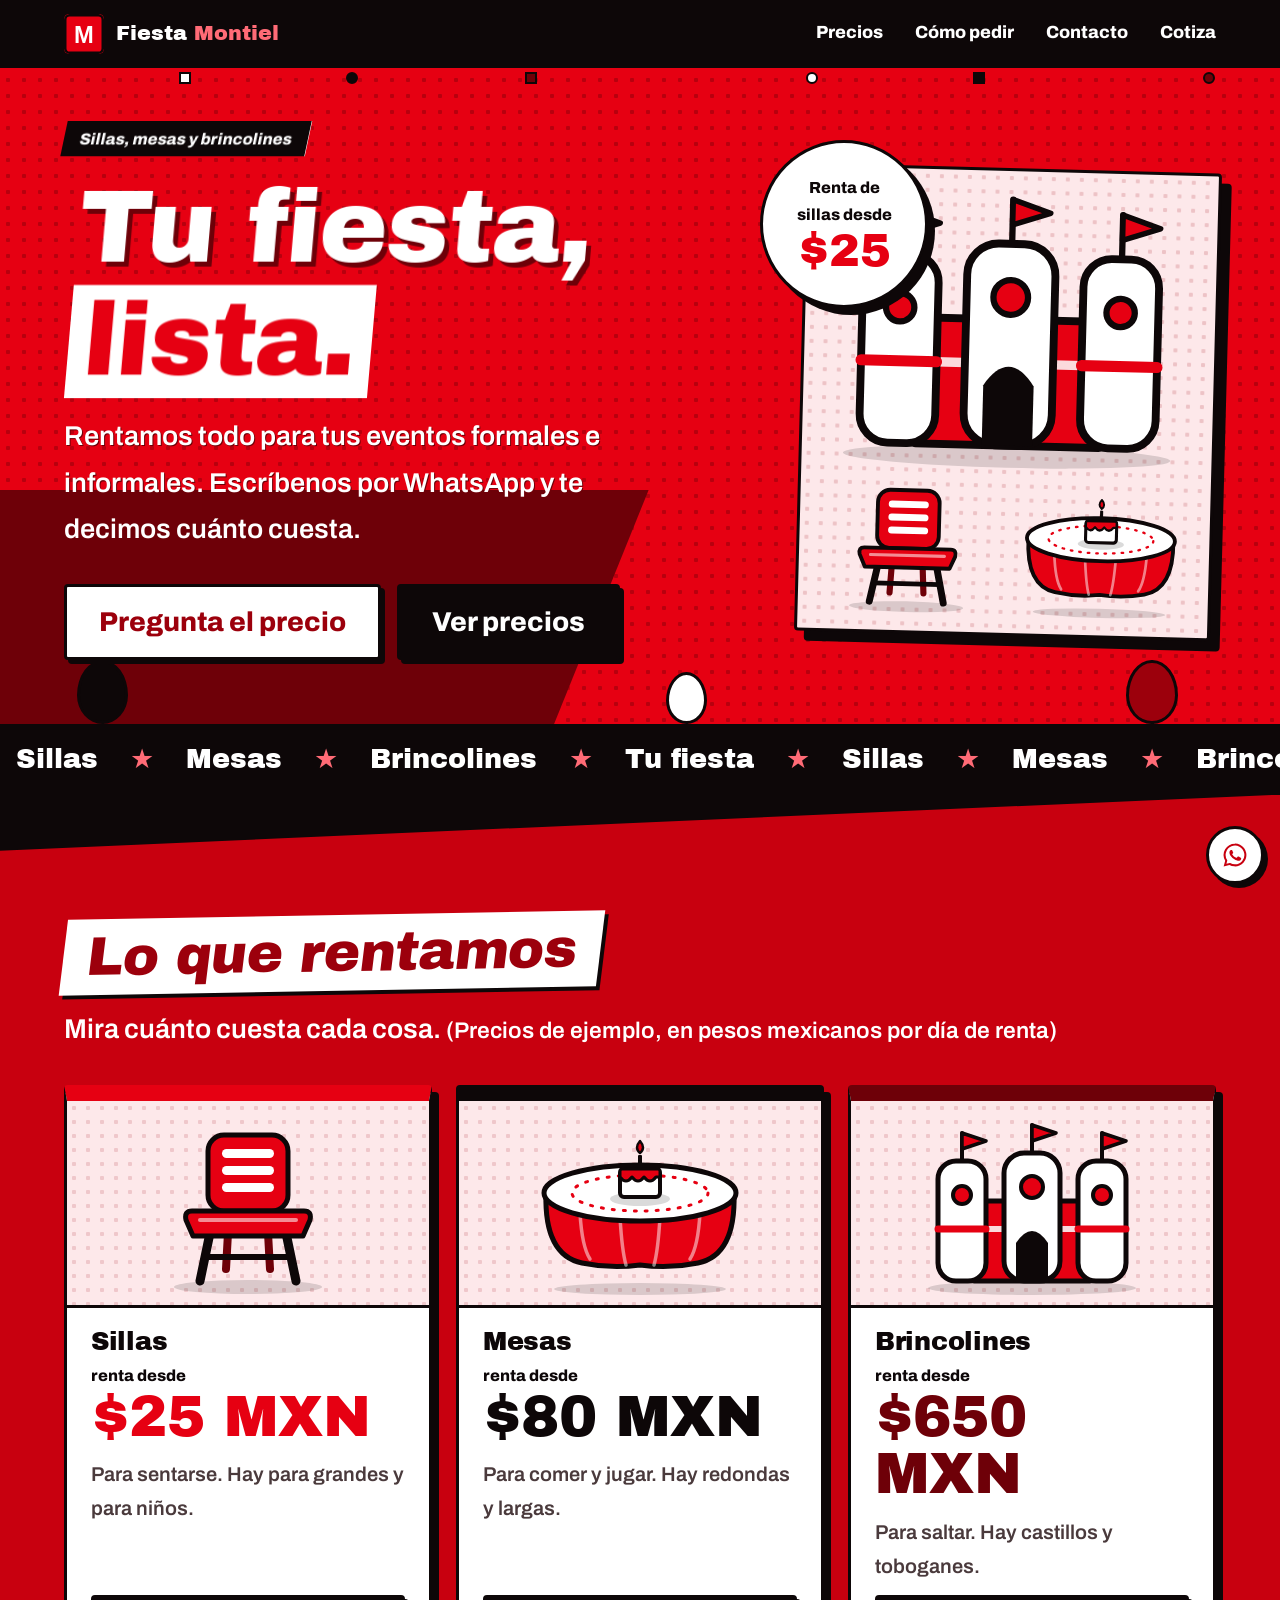
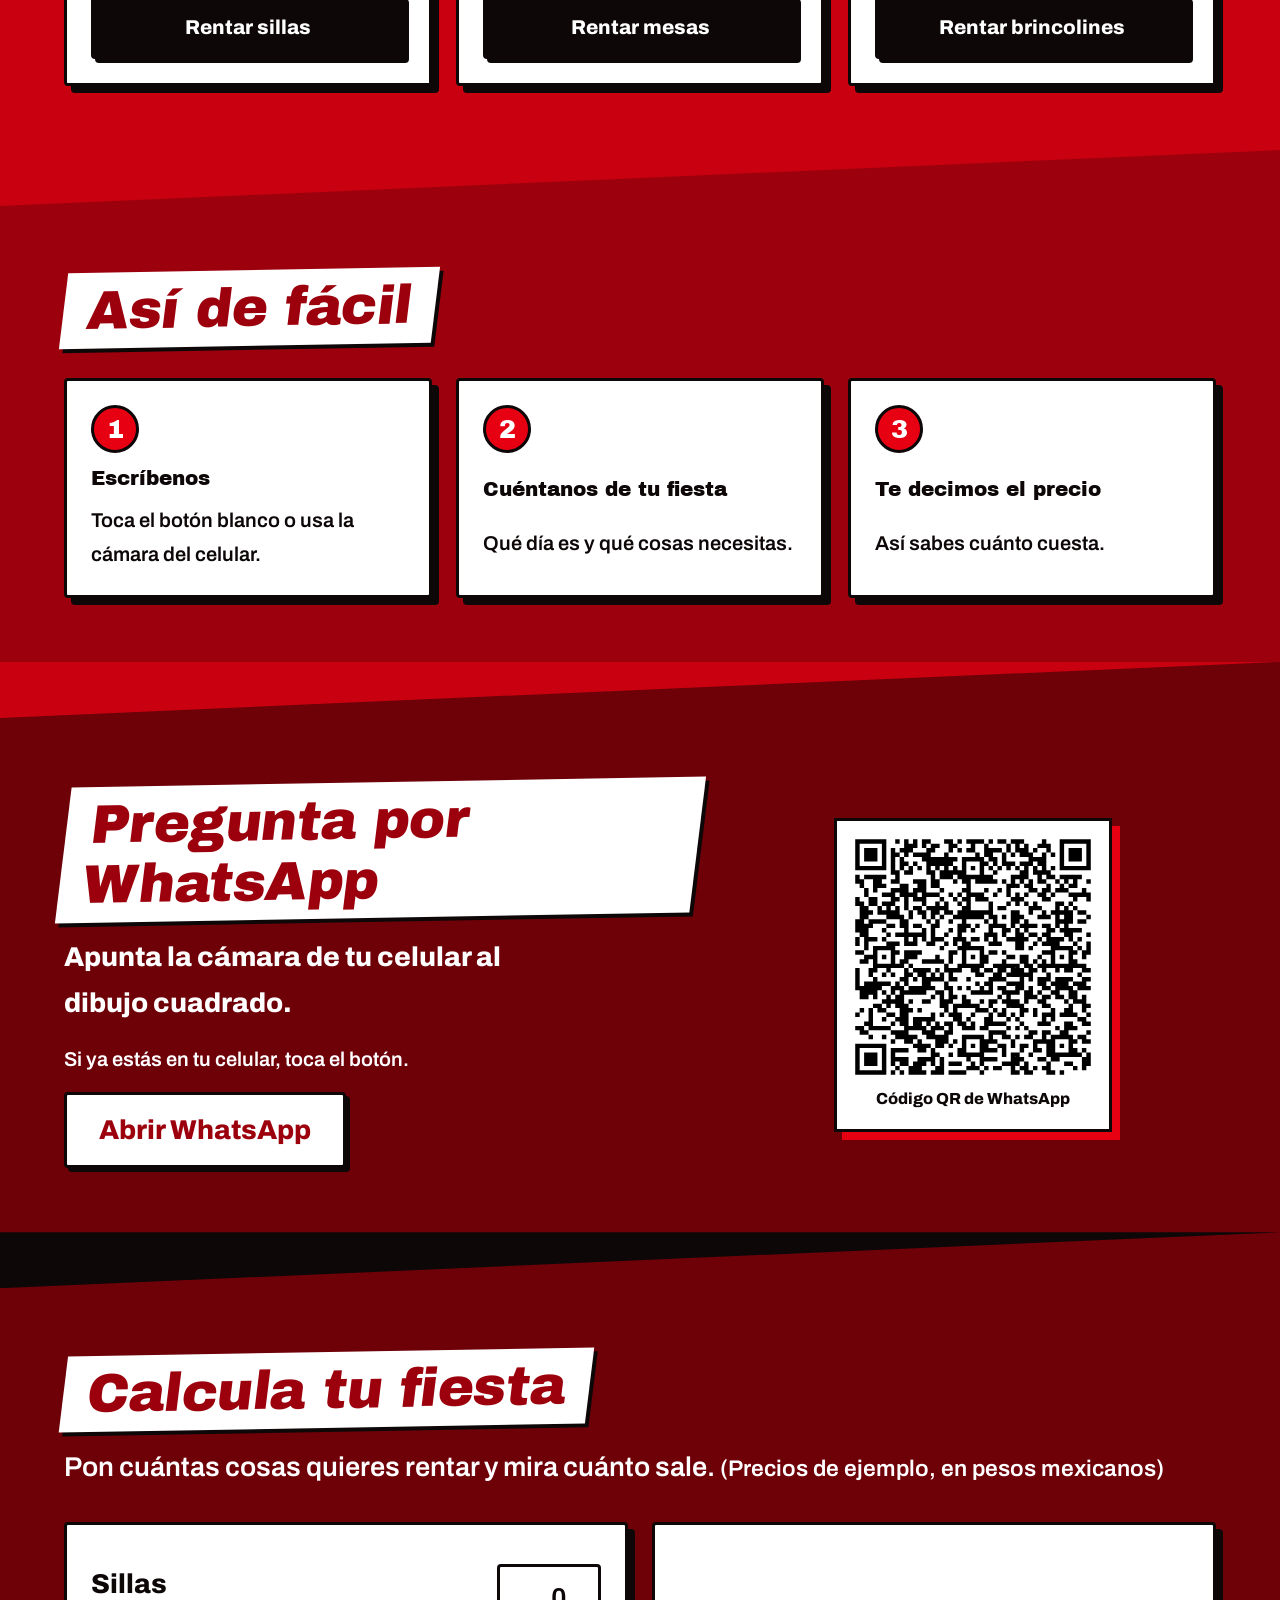
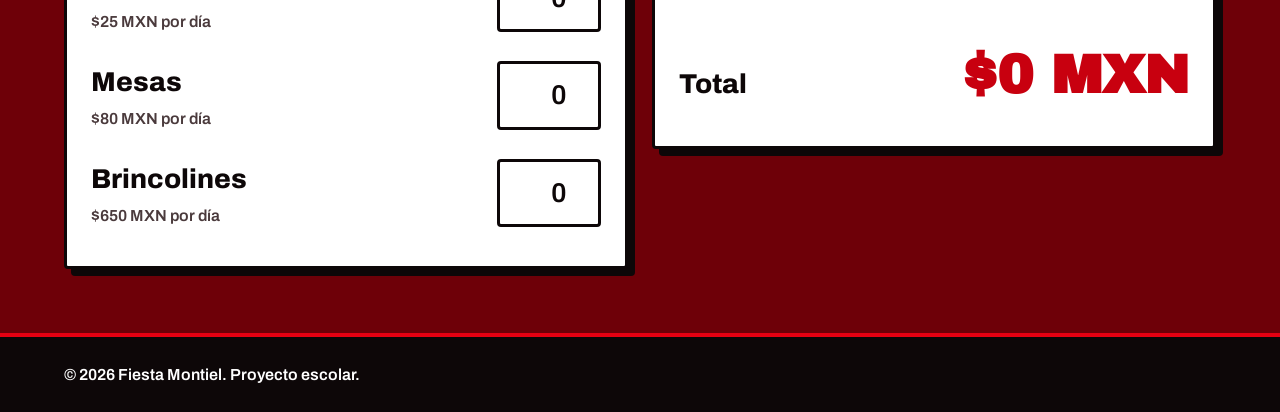
<file: index.html>
<!doctype html>
<html lang="es-MX">
<head>
  <meta charset="utf-8">
  <meta name="viewport" content="width=device-width, initial-scale=1">
  <title>Fiesta Montiel | Renta de sillas, mesas y juegos inflables</title>
  <meta name="description" content="Renta de sillas, mesas y juegos inflables para tus eventos. Precios en pesos mexicanos. Cotiza por WhatsApp.">
  <meta name="theme-color" content="#e60012">

  <!-- Open Graph: cómo se ve el enlace al compartirlo en WhatsApp / redes -->
  <meta property="og:type" content="website">
  <meta property="og:title" content="Fiesta Montiel | Renta de sillas, mesas e inflables">
  <meta property="og:description" content="Todo para tu fiesta. Cotiza por WhatsApp.">
  <!-- OJO: WhatsApp exige una URL ABSOLUTA. Cuando publiques el sitio, cambia esta línea por
       https://TU-DOMINIO/assets/img/og-image.png (y agrega og:url con la dirección del sitio). -->
  <meta property="og:image" content="assets/img/og-image.png">
  <meta property="og:image:width" content="1200">
  <meta property="og:image:height" content="630">
  <meta name="twitter:card" content="summary_large_image">

  <link rel="icon" href="assets/img/favicon.svg" type="image/svg+xml">

  <!-- Fuentes: preconnect abre la conexión antes; display=swap muestra texto aunque la fuente no haya llegado -->
  <link rel="preconnect" href="https://fonts.googleapis.com">
  <link rel="preconnect" href="https://fonts.gstatic.com" crossorigin>
  <link rel="stylesheet" href="https://fonts.googleapis.com/css2?family=Archivo:wght@400;600;800&family=Archivo+Black&display=swap">

  <!-- CSS en orden: variables → base → componentes -->
  <link rel="stylesheet" href="assets/css/tokens.css">
  <link rel="stylesheet" href="assets/css/base.css">
  <link rel="stylesheet" href="assets/css/components.css">

  <!-- Marca que JS está disponible ANTES de pintar, para evitar parpadeos en las animaciones -->
  <script>
    document.documentElement.classList.add('js');
    /* Red de seguridad: si el JavaScript no arranca en 3 s (por ejemplo al abrir con doble clic,
       donde el navegador bloquea los módulos), se muestra todo sin esperar al scroll. */
    setTimeout(function () { if (!window.__fiestaListo) document.documentElement.classList.remove('js'); }, 3000);
  </script>

  <!-- defer / type="module": no bloquean el render y se ejecutan en este orden -->
  <script src="assets/vendor/qrcode.min.js" defer></script>
  <script type="module" src="assets/js/main.js"></script>
</head>
<body>
  <a class="skip-link" href="#contenido">Saltar al contenido</a>

  <header class="site-header">
    <div class="container site-header__inner">
      <a class="logo" href="#inicio" aria-label="Fiesta Montiel, ir al inicio">
        <img class="logo__img" src="assets/img/favicon.svg" alt="" width="40" height="40">
        <span>Fiesta <strong>Montiel</strong></span>
      </a>

      <button class="nav-toggle" type="button" aria-expanded="false" aria-controls="menu-principal">
        <span class="nav-toggle__bar" aria-hidden="true"></span>
        <span class="visually-hidden">Abrir menú</span>
      </button>

      <nav id="menu-principal" class="nav" aria-label="Principal">
        <ul class="nav__list">
          <li><a class="nav__link" href="#productos">Precios</a></li>
          <li><a class="nav__link" href="#como">Cómo pedir</a></li>
          <li><a class="nav__link" href="#contacto">Contacto</a></li>
          <li><a class="nav__link" href="#cotizador">Cotiza</a></li>
        </ul>
      </nav>
    </div>
  </header>

  <main id="contenido">
    <!-- ===== ANUNCIO PRINCIPAL ===== -->
    <section id="inicio" class="hero">
      <div class="hero__decor" aria-hidden="true">
        <span class="balloon balloon--1"></span>
        <span class="balloon balloon--2"></span>
        <span class="balloon balloon--3"></span>
        <span class="bit bit--1"></span><span class="bit bit--2"></span><span class="bit bit--3"></span>
        <span class="bit bit--4"></span><span class="bit bit--5"></span><span class="bit bit--6"></span>
      </div>
      <div class="container hero__grid">
        <div class="hero__content">
          <p class="eyebrow">Sillas, mesas y brincolines</p>
          <h1 class="hero__title">Tu fiesta, <span class="highlight">lista.</span></h1>
          <p class="hero__text">Rentamos todo para tus eventos formales e informales. Escríbenos por WhatsApp y te decimos cuánto cuesta.</p>
          <div class="hero__actions">
            <a class="btn btn--whatsapp btn--big" href="#contacto" data-whatsapp-link>Pregunta el precio</a>
            <a class="btn btn--ghost btn--big" href="#productos">Ver precios</a>
          </div>
        </div>
        <div class="hero__visual">
          <p class="sticker" aria-label="Renta de sillas desde 25 pesos mexicanos por día">
            <span class="sticker__small">Renta de sillas desde</span>
            <span class="sticker__price">$25</span>
          </p>
          <div class="hero__art" aria-hidden="true">
            <img class="hero__art-castle" src="assets/img/castle.svg" alt="" width="240" height="180">
            <img src="assets/img/chair.svg" alt="" width="240" height="180">
            <img src="assets/img/table.svg" alt="" width="240" height="180">
          </div>
        </div>
      </div>
    </section>

    <!-- Cinta decorativa (el texto se repite para que el ciclo no tenga salto) -->
    <div class="ribbon" aria-hidden="true">
      <div class="ribbon__track">
        <span>Sillas</span><span>★</span><span>Mesas</span><span>★</span><span>Brincolines</span><span>★</span><span>Tu fiesta</span><span>★</span>
        <span>Sillas</span><span>★</span><span>Mesas</span><span>★</span><span>Brincolines</span><span>★</span><span>Tu fiesta</span><span>★</span>
      </div>
    </div>

    <!-- ===== PRODUCTOS CON PRECIO ===== -->
    <section id="productos" class="section" aria-labelledby="productos-titulo">
      <div class="container">
        <header class="section__header">
          <h2 id="productos-titulo">Lo que rentamos</h2>
          <p class="section__lead">Mira cuánto cuesta cada cosa. <small>(Precios de ejemplo, en pesos mexicanos por día de renta)</small></p>
        </header>
        <ul class="cards" role="list">
          <li class="reveal">
            <article class="card card--sillas">
              <div class="card__art" aria-hidden="true"><img src="assets/img/chair.svg" alt="" width="240" height="180" loading="lazy"></div>
              <h3 class="card__title">Sillas</h3>
              <p class="card__price"><span>renta desde</span> $25 MXN</p>
              <p>Para sentarse. Hay para grandes y para niños.</p>
              <a class="btn btn--dark" href="#contacto" data-whatsapp-link>Rentar sillas</a>
            </article>
          </li>
          <li class="reveal" style="--delay: 80ms">
            <article class="card card--mesas">
              <div class="card__art" aria-hidden="true"><img src="assets/img/table.svg" alt="" width="240" height="180" loading="lazy"></div>
              <h3 class="card__title">Mesas</h3>
              <p class="card__price"><span>renta desde</span> $80 MXN</p>
              <p>Para comer y jugar. Hay redondas y largas.</p>
              <a class="btn btn--dark" href="#contacto" data-whatsapp-link>Rentar mesas</a>
            </article>
          </li>
          <li class="reveal" style="--delay: 160ms">
            <article class="card card--inflables">
              <div class="card__art" aria-hidden="true"><img src="assets/img/castle.svg" alt="" width="240" height="180" loading="lazy"></div>
              <h3 class="card__title">Brincolines</h3>
              <p class="card__price"><span>renta desde</span> $650 MXN</p>
              <p>Para saltar. Hay castillos y toboganes.</p>
              <a class="btn btn--dark" href="#contacto" data-whatsapp-link>Rentar brincolines</a>
            </article>
          </li>
        </ul>
      </div>
    </section>

    <!-- ===== CÓMO PEDIR (pasos reales, en orden) ===== -->
    <section id="como" class="section" aria-labelledby="como-titulo">
      <div class="container">
        <header class="section__header">
          <h2 id="como-titulo">Así de fácil</h2>
        </header>
        <ol class="steps">
          <li class="step reveal"><span class="step__n" aria-hidden="true">1</span><strong>Escríbenos</strong><span>Toca el botón blanco o usa la cámara del celular.</span></li>
          <li class="step reveal" style="--delay: 80ms"><span class="step__n" aria-hidden="true">2</span><strong>Cuéntanos de tu fiesta</strong><span>Qué día es y qué cosas necesitas.</span></li>
          <li class="step reveal" style="--delay: 160ms"><span class="step__n" aria-hidden="true">3</span><strong>Te decimos el precio</strong><span>Así sabes cuánto cuesta.</span></li>
        </ol>
      </div>
    </section>

    <!-- ===== CONTACTO / QR ===== -->
    <section id="contacto" class="section" aria-labelledby="contacto-titulo">
      <div class="container contact">
        <div class="contact__text">
          <h2 id="contacto-titulo">Pregunta por WhatsApp</h2>
          <p class="contact__big">Apunta la cámara de tu celular al dibujo cuadrado.</p>
          <p>Si ya estás en tu celular, toca el botón.</p>
          <a class="btn btn--yellow btn--big" href="#contacto" data-whatsapp-link>Abrir WhatsApp</a>
        </div>
        <figure class="qr">
          <div class="qr__code" data-whatsapp-qr role="img" aria-label="Código QR para abrir un chat de WhatsApp con Fiesta Montiel"></div>
          <figcaption class="qr__caption">Código QR de WhatsApp</figcaption>
        </figure>
      </div>
    </section>

    <!-- ===== SIMULADOR DE COSTOS ===== -->
    <section id="cotizador" class="section" aria-labelledby="cotizador-titulo" data-quote>
      <div class="container">
        <header class="section__header">
          <h2 id="cotizador-titulo">Calcula tu fiesta</h2>
          <p class="section__lead">Pon cuántas cosas quieres rentar y mira cuánto sale. <small>(Precios de ejemplo, en pesos mexicanos)</small></p>
        </header>

        <div class="quote">
          <form class="quote__form" data-quote-form novalidate>
            <label class="quote__row" for="q-sillas">
              <span>Sillas <small data-price="sillas"></small></span>
              <input class="select quote__input" id="q-sillas" name="sillas" type="number" inputmode="numeric" min="0" max="500" value="0">
            </label>
            <label class="quote__row" for="q-mesas">
              <span>Mesas <small data-price="mesas"></small></span>
              <input class="select quote__input" id="q-mesas" name="mesas" type="number" inputmode="numeric" min="0" max="100" value="0">
            </label>
            <label class="quote__row" for="q-brincolines">
              <span>Brincolines <small data-price="brincolines"></small></span>
              <input class="select quote__input" id="q-brincolines" name="brincolines" type="number" inputmode="numeric" min="0" max="10" value="0">
            </label>
          </form>

          <div class="quote__result" aria-live="polite">
            <ul class="quote__lines" data-quote-lines></ul>
            <p class="quote__total"><span>Total</span> <strong data-quote-total>$0</strong></p>
          </div>
        </div>

        <div class="quote__ask" data-quote-ask hidden>
          <p class="quote__question">¡Uff! ¿Te parece bien? ¿Cotizamos con este número?</p>
          <div class="quote__buttons">
            <a class="btn btn--yellow btn--big" data-quote-yes href="#contacto">Sí, cotizar</a>
            <button class="btn btn--ghost btn--big" type="button" data-quote-no>No</button>
          </div>
        </div>
        <p class="quote__reply" data-quote-reply role="status" hidden></p>
      </div>
    </section>
  </main>

  <footer class="site-footer">
    <div class="container">
      <p>© <span data-year></span> Fiesta Montiel. Proyecto escolar.</p>
    </div>
  </footer>

  <!-- Botón flotante de WhatsApp (patrón común en sitios de negocios en LATAM) -->
  <a class="whatsapp-float" href="#contacto" data-whatsapp-link aria-label="Escríbenos por WhatsApp">
    <svg viewBox="0 0 32 32" width="28" height="28" aria-hidden="true" focusable="false">
      <path fill="currentColor" d="M16 3a13 13 0 0 0-11.2 19.6L3 29l6.6-1.7A13 13 0 1 0 16 3Zm0 23.7a10.7 10.7 0 0 1-5.5-1.5l-.4-.2-3.9 1 1-3.8-.2-.4A10.7 10.7 0 1 1 16 26.7Zm5.9-8c-.3-.2-1.9-1-2.2-1s-.5-.2-.7.2-.8 1-1 1.2-.4.2-.7.1a8.8 8.8 0 0 1-4.4-3.8c-.3-.6.3-.5 1-1.7.1-.2 0-.4 0-.5l-1-2.4c-.3-.6-.5-.5-.7-.5h-.6a1.2 1.2 0 0 0-.9.4 3.7 3.7 0 0 0-1.1 2.7 6.4 6.4 0 0 0 1.3 3.4 14.7 14.7 0 0 0 5.7 5c2.1.9 2.9 1 4 .8a3.4 3.4 0 0 0 2.2-1.6 2.8 2.8 0 0 0 .2-1.6c0-.1-.3-.2-.6-.4Z"/>
    </svg>
  </a>
</body>
</html>
</file>
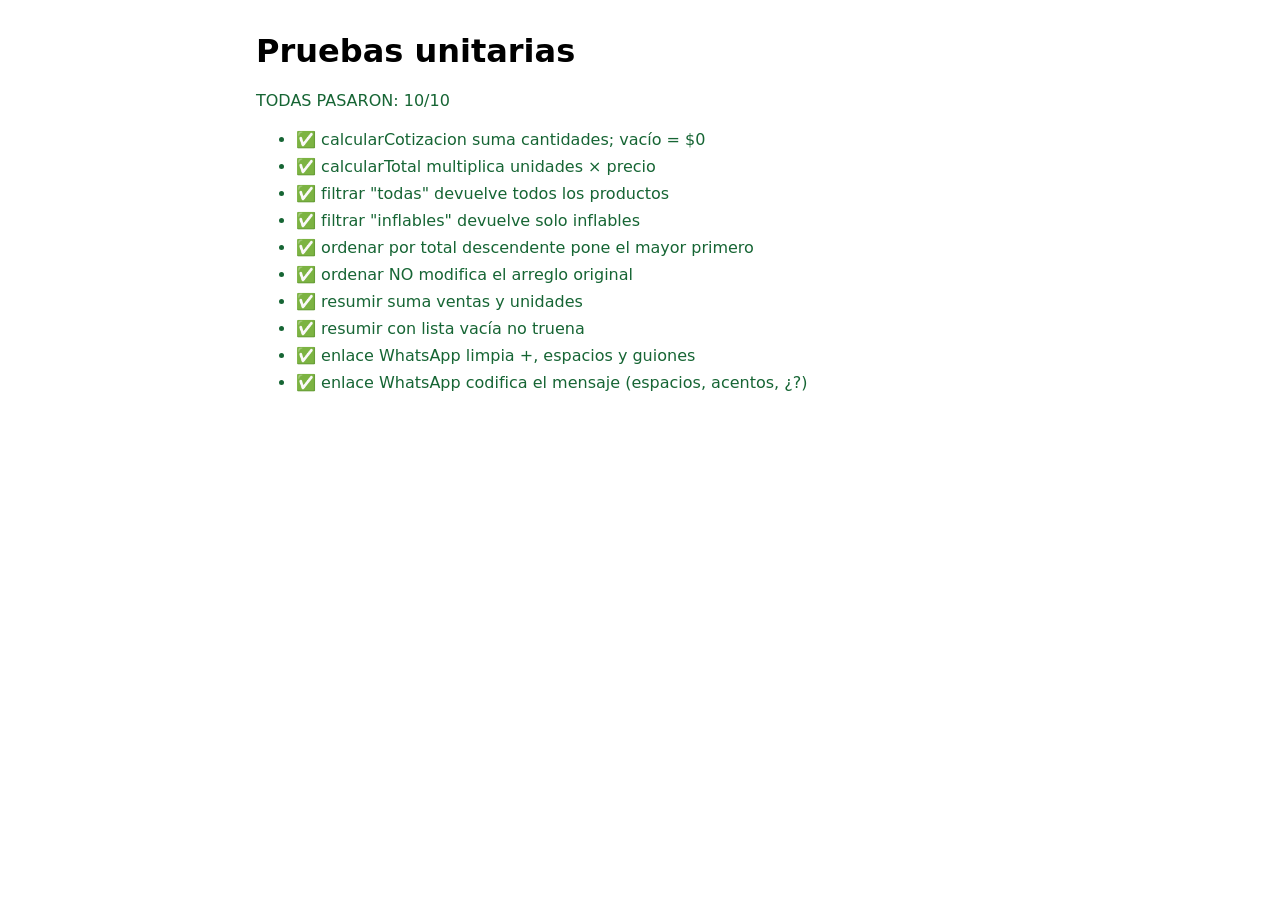
<file: tests/index.html>
<!doctype html>
<html lang="es-MX">
<head>
  <meta charset="utf-8">
  <meta name="viewport" content="width=device-width, initial-scale=1">
  <title>Pruebas | Fiesta Montiel</title>
  <style>
    body { font-family: system-ui, sans-serif; max-width: 48rem; margin: 2rem auto; padding: 0 1rem; }
    li { padding: 0.25rem 0; }
    .ok { color: #166534; }
    .fail { color: #b91c1c; font-weight: 700; }
  </style>
</head>
<body>
  <h1>Pruebas unitarias</h1>
  <p id="resumen">Ejecutando…</p>
  <ul id="resultados"></ul>

  <script type="module">
    import { calcularTotal, calcularCotizacion, filtrarPorCategoria, ordenar, resumir } from '../assets/js/modules/ventas-utils.js';
    import { construirEnlaceWhatsApp } from '../assets/js/modules/whatsapp.js';
    import { VENTAS } from '../assets/js/data/ventas.js';

    const resultados = [];
    function prueba(nombre, fn) {
      try { fn(); resultados.push({ nombre, ok: true }); }
      catch (e) { resultados.push({ nombre, ok: false, error: e.message }); }
    }
    function igual(real, esperado) {
      if (JSON.stringify(real) !== JSON.stringify(esperado)) {
        throw new Error(`esperaba ${JSON.stringify(esperado)} pero obtuve ${JSON.stringify(real)}`);
      }
    }

    // ---- Cálculos ----
    prueba('calcularCotizacion suma cantidades; vacío = $0', () => {
      const precios = { sillas: 25, mesas: 80, brincolines: 650 };
      igual(calcularCotizacion({ sillas: 10, mesas: 2, brincolines: 1 }, precios).total, 250 + 160 + 650);
      igual(calcularCotizacion({ sillas: 0, mesas: '', brincolines: -3 }, precios).total, 0);
    });

    prueba('calcularTotal multiplica unidades × precio', () => {
      igual(calcularTotal({ unidades: 3, precioUnitario: 250 }), 750);
    });

    prueba('filtrar "todas" devuelve todos los productos', () => {
      igual(filtrarPorCategoria(VENTAS, 'todas').length, VENTAS.length);
    });

    prueba('filtrar "inflables" devuelve solo inflables', () => {
      const r = filtrarPorCategoria(VENTAS, 'inflables');
      igual(r.every((x) => x.categoria === 'inflables'), true);
      igual(r.length, 3);
    });

    prueba('ordenar por total descendente pone el mayor primero', () => {
      const r = ordenar(VENTAS, 'total', 'desc');
      igual(calcularTotal(r[0]) >= calcularTotal(r[1]), true);
    });

    prueba('ordenar NO modifica el arreglo original', () => {
      const antes = VENTAS.map((x) => x.id);
      ordenar(VENTAS, 'producto', 'asc');
      igual(VENTAS.map((x) => x.id), antes);
    });

    prueba('resumir suma ventas y unidades', () => {
      const r = resumir([
        { producto: 'A', unidades: 2, precioUnitario: 100 },
        { producto: 'B', unidades: 1, precioUnitario: 500 },
      ]);
      igual(r.totalVentas, 700);
      igual(r.totalUnidades, 3);
      igual(r.top.producto, 'B');
    });

    prueba('resumir con lista vacía no truena', () => {
      igual(resumir([]), { totalVentas: 0, totalUnidades: 0, top: null });
    });

    // ---- WhatsApp ----
    prueba('enlace WhatsApp limpia +, espacios y guiones', () => {
      igual(construirEnlaceWhatsApp('+52 55-1234-5678'), 'https://wa.me/525512345678');
    });

    prueba('enlace WhatsApp codifica el mensaje (espacios, acentos, ¿?)', () => {
      igual(construirEnlaceWhatsApp('525512345678', '¿Hola, sí?'),
        'https://wa.me/525512345678?text=%C2%BFHola%2C%20s%C3%AD%3F');
    });

    // ---- Mostrar resultados ----
    const lista = document.getElementById('resultados');
    for (const r of resultados) {
      const li = document.createElement('li');
      li.className = r.ok ? 'ok' : 'fail';
      li.textContent = `${r.ok ? '✅' : '❌'} ${r.nombre}${r.ok ? '' : ' → ' + r.error}`;
      lista.append(li);
    }
    const fallidas = resultados.filter((r) => !r.ok).length;
    const resumen = document.getElementById('resumen');
    resumen.textContent = fallidas === 0
      ? `TODAS PASARON: ${resultados.length}/${resultados.length}`
      : `FALLARON ${fallidas} de ${resultados.length}`;
    resumen.className = fallidas === 0 ? 'ok' : 'fail';
  </script>
</body>
</html>
</file>
<file: assets/css/tokens.css>
/* =========================================================
   TOKENS DE DISEÑO · Tema "Rojo"
   Una sola familia de rojos + negro + blanco. Cortes en diagonal,
   puntos de cómic y sombras duras (esencia de cartel).
   Un solo lugar para colores, espacios, tipografía y tiempos.
   ========================================================= */
:root {
  color-scheme: light;

  /* --- Paleta: solo rojos, negro y blanco --- */
  --red-1: #e60012;       /* rojo vivo (hero) */
  --red-2: #c8000f;       /* rojo medio */
  --red-3: #9c000c;       /* rojo oscuro */
  --red-4: #6e0008;       /* rojo vino */
  --red-tint: #fde8ea;    /* rojo muy claro para filas y fondos de apoyo */
  --red-light: #ff6b76;   /* rojo claro: solo para texto sobre negro */
  --ink: #0d0708;
  --white: #ffffff;

  /* --- Superficies y texto --- */
  --color-bg: var(--red-4);
  --color-text: var(--white);
  --color-text-muted: #4a3a3c;      /* texto secundario sobre blanco (9:1) */
  --color-primary: var(--red-3);
  --color-border: var(--ink);

  /* --- Tipografía --- */
  --font-display: "Archivo Black", Impact, "Arial Black", sans-serif;
  --font-sans: "Archivo", system-ui, -apple-system, "Segoe UI", Roboto, Arial, sans-serif;
  --text-sm: 1rem;
  --text-base: 1.25rem;
  --text-lg: clamp(1.4rem, 1.2rem + 0.7vw, 1.7rem);
  --text-xl: clamp(2rem, 1.4rem + 2.6vw, 3.4rem);
  --text-2xl: clamp(2.8rem, 1.2rem + 7.4vw, 6.4rem);

  /* --- Espaciado (escala de 4px) --- */
  --space-1: 0.25rem;
  --space-2: 0.5rem;
  --space-3: 0.75rem;
  --space-4: 1rem;
  --space-6: 1.5rem;
  --space-8: 2rem;
  --space-12: 3rem;
  --space-16: 4rem;
  --space-24: 6rem;

  /* --- Forma: bordes gruesos y sombra dura --- */
  --radius-sm: 0.25rem;
  --radius-full: 999px;
  --border: 3px solid var(--ink);
  --shadow-sm: 4px 4px 0 var(--ink);
  --shadow-md: 7px 7px 0 var(--ink);

  /* --- Movimiento --- */
  --duration-fast: 120ms;
  --duration-base: 200ms;
  --duration-slow: 500ms;
  --ease-out: cubic-bezier(0.22, 1, 0.36, 1);
  --ease-bounce: cubic-bezier(0.34, 1.56, 0.64, 1);

  --container-max: 72rem;
  --header-height: 4.25rem;
}
</file>
<file: assets/css/base.css>
/* =========================================================
   BASE: reset moderno + estilos de elementos HTML + utilidades
   ========================================================= */

*,
*::before,
*::after {
  box-sizing: border-box; /* el padding no agranda las cajas */
}

* {
  margin: 0;
}

html {
  scroll-behavior: smooth;
  /* evita que el header fijo tape el título al saltar a #ventas */
  scroll-padding-top: calc(var(--header-height) + var(--space-4));
  -webkit-text-size-adjust: 100%;
  text-size-adjust: 100%;
}

body {
  min-height: 100vh;
  font-family: var(--font-sans);
  font-size: var(--text-base);
  line-height: 1.7;
  color: var(--color-text);
  background-color: var(--color-bg);
  -webkit-font-smoothing: antialiased;
  overflow-x: clip;
}

::selection {
  background: var(--ink);
  color: var(--white);
}

img,
svg {
  display: block;
  max-width: 100%;
}

h1,
h2,
h3 {
  font-family: var(--font-display);
  font-weight: 400; /* Archivo Black ya es pesada */
  line-height: 1.1;
  letter-spacing: -0.01em;
  text-transform: none; /* mayúsculas sostenidas cuestan más trabajo de leer */
  text-wrap: balance;
}

h2 {
  font-size: var(--text-xl);
}

p {
  text-wrap: pretty;
}

a {
  color: var(--color-primary);
}

button,
input,
select {
  font: inherit;
}

/* Foco visible SOLO con teclado (no al hacer clic con mouse) */
:focus-visible {
  outline: 3px solid var(--color-primary);
  outline-offset: 3px;
  border-radius: 4px;
}

/* ---------- Utilidades ---------- */

.container {
  width: min(100% - 2 * var(--space-4), var(--container-max));
  margin-inline: auto;
}

/* Oculto a la vista pero leído por lectores de pantalla */
.visually-hidden {
  position: absolute !important;
  width: 1px;
  height: 1px;
  padding: 0;
  margin: -1px;
  overflow: hidden;
  clip: rect(0 0 0 0);
  white-space: nowrap;
  border: 0;
}

.skip-link {
  position: absolute;
  top: var(--space-2);
  left: var(--space-2);
  z-index: 100;
  padding: var(--space-2) var(--space-4);
  background: var(--white);
  color: var(--red-3);
  font-weight: 700;
  border-radius: var(--radius-sm);
  transform: translateY(-200%);
  transition: transform var(--duration-fast);
}

.skip-link:focus {
  transform: translateY(0);
}

/* ---------- Accesibilidad: movimiento reducido ----------
   Si la persona activó "reducir movimiento" en su sistema,
   apagamos animaciones y transiciones. */
@media (prefers-reduced-motion: reduce) {
  html {
    scroll-behavior: auto;
  }

  *,
  *::before,
  *::after {
    animation-duration: 0.01ms !important;
    animation-iteration-count: 1 !important;
    transition-duration: 0.01ms !important;
    transition-delay: 0s !important; /* sin esperas escalonadas */
  }
}
</file>
<file: assets/css/components.css>
/* =========================================================
   COMPONENTES · Tema "Rojo"
   Mobile-first: primero celular, luego @media (min-width).
   Nombres BEM: bloque__elemento--modificador
   Orden: animaciones → header → botones → hero → cinta → secciones
          → tarjetas → pasos → tabla → contacto → pie.
   ========================================================= */

/* ---------- Animaciones (todas se apagan con "reducir movimiento", ver base.css) ---------- */
@keyframes fade-up {
  from { opacity: 0; transform: translateY(10px); }
  to { opacity: 1; transform: translateY(0); }
}
@keyframes fade-skew {
  from { opacity: 0; transform: translateY(10px) skewX(-12deg); }
  to { opacity: 1; transform: skewX(-12deg); }
}
@keyframes bounce-skew {
  0% { opacity: 0; transform: translateY(40px) scale(0.92) skewX(-5deg); }
  60% { opacity: 1; transform: translateY(-8px) scale(1.02) skewX(-5deg); }
  100% { opacity: 1; transform: skewX(-5deg); }
}
@keyframes pop-in {
  0% { opacity: 0; transform: scale(0.4) rotate(-12deg); }
  70% { opacity: 1; transform: scale(1.12) rotate(3deg); }
  100% { opacity: 1; transform: scale(1) rotate(0); }
}
@keyframes swing {
  0%, 100% { transform: rotate(-8deg); }
  50% { transform: rotate(-3deg) translateY(-6px); }
}
@keyframes wiggle {
  0%, 100% { transform: rotate(0); }
  25% { transform: rotate(-3deg); }
  75% { transform: rotate(3deg); }
}
@keyframes float-up {
  0% { transform: translateY(110vh) translateX(0) rotate(0); }
  50% { transform: translateY(40vh) translateX(18px) rotate(6deg); }
  100% { transform: translateY(-30vh) translateX(-10px) rotate(-4deg); }
}
@keyframes drift-down {
  0% { transform: translateY(-10vh) rotate(0); }
  100% { transform: translateY(110%) rotate(540deg); }
}
@keyframes ring {
  0% { box-shadow: var(--shadow-sm), 0 0 0 0 rgb(255 255 255 / 0.7); }
  70% { box-shadow: var(--shadow-sm), 0 0 0 16px rgb(255 255 255 / 0); }
  100% { box-shadow: var(--shadow-sm), 0 0 0 0 rgb(255 255 255 / 0); }
}
@keyframes slide-ribbon {
  to { transform: translateX(-50%); }
}
@keyframes hop {
  0%, 82%, 100% { transform: translateY(0); }
  88% { transform: translateY(-14px); }
  94% { transform: translateY(0); }
  97% { transform: translateY(-5px); }
}

/* ---------- Header ---------- */
.site-header {
  position: sticky;
  top: 0;
  z-index: 50;
  background: var(--ink);
  border-bottom: 4px solid var(--red-1);
}

.site-header__inner {
  display: flex;
  align-items: center;
  justify-content: space-between;
  min-height: var(--header-height);
}

.logo {
  display: inline-flex;
  align-items: center;
  gap: var(--space-3);
  font-family: var(--font-display);
  font-size: 1.3rem;
  color: var(--white);
  text-decoration: none;
}

.logo__img {
  display: block;
  width: 40px;
  height: 40px;
  border-radius: var(--radius-sm);
}

.logo strong {
  font-weight: 400;
  color: var(--red-light);
}

/* ---------- Menú hamburguesa (solo celular) ---------- */
.nav-toggle {
  display: grid;
  place-items: center;
  width: 46px;
  height: 46px;
  padding: 0;
  background: var(--red-1);
  border: 2px solid var(--white);
  border-radius: var(--radius-sm);
  cursor: pointer;
}

.nav-toggle__bar,
.nav-toggle__bar::before,
.nav-toggle__bar::after {
  display: block;
  width: 22px;
  height: 3px;
  background: var(--white);
  transition: transform var(--duration-base) var(--ease-out), background-color var(--duration-fast);
}

.nav-toggle__bar { position: relative; }

.nav-toggle__bar::before,
.nav-toggle__bar::after {
  content: "";
  position: absolute;
  left: 0;
}

.nav-toggle__bar::before { top: -7px; }
.nav-toggle__bar::after { top: 7px; }

.nav-toggle[aria-expanded="true"] .nav-toggle__bar { background: transparent; }
.nav-toggle[aria-expanded="true"] .nav-toggle__bar::before { transform: translateY(7px) rotate(45deg); }
.nav-toggle[aria-expanded="true"] .nav-toggle__bar::after { transform: translateY(-7px) rotate(-45deg); }

.nav {
  position: absolute;
  top: 100%;
  left: 0;
  right: 0;
  background: var(--ink);
  border-bottom: 4px solid var(--red-1);
  opacity: 0;
  visibility: hidden;
  transform: translateY(-6px);
  transition: opacity var(--duration-base), transform var(--duration-base) var(--ease-out), visibility var(--duration-base);
}

.nav.is-open {
  opacity: 1;
  visibility: visible;
  transform: translateY(0);
}

.nav__list {
  list-style: none;
  padding: var(--space-2) var(--space-4) var(--space-4);
}

.nav__link {
  display: block;
  padding: var(--space-3) 0;
  color: var(--white);
  font-weight: 800;
  font-size: 1.1rem;
  text-decoration: none;
  border-bottom: 3px solid transparent;
  transition: border-color var(--duration-fast);
}

.nav__link:hover,
.nav__link:focus-visible {
  border-bottom-color: var(--red-1);
}

@media (min-width: 48em) {
  .nav-toggle { display: none; }

  .nav {
    position: static;
    opacity: 1;
    visibility: visible;
    transform: none;
    background: none;
    border: 0;
  }

  .nav__list {
    display: flex;
    gap: var(--space-8);
    padding: 0;
  }

  .nav__link { padding: var(--space-1) 0; }
}

/* ---------- Botones ---------- */
.btn {
  display: inline-flex;
  align-items: center;
  justify-content: center;
  min-height: 50px;
  padding: var(--space-3) var(--space-6);
  font-weight: 800;
  font-size: var(--text-base);
  text-decoration: none;
  text-align: center;
  border: var(--border);
  border-radius: var(--radius-sm);
  box-shadow: var(--shadow-sm);
  cursor: pointer;
  transition: transform var(--duration-fast), box-shadow var(--duration-fast), background-color var(--duration-fast);
}

.btn:hover {
  transform: translate(-2px, -2px);
  box-shadow: 6px 6px 0 var(--ink);
}

.btn:active {
  transform: translate(3px, 3px);
  box-shadow: 0 0 0 var(--ink);
}

.btn--big {
  min-height: 60px;
  padding-inline: var(--space-8);
  font-size: var(--text-lg);
}

/* Botón principal: blanco con letras rojas */
.btn--whatsapp,
.btn--yellow {
  background: var(--white);
  color: var(--red-3);
}
.btn--whatsapp:hover,
.btn--yellow:hover { background: var(--red-tint); }

/* Botón secundario: negro */
.btn--ghost,
.btn--dark {
  background: var(--ink);
  color: var(--white);
}
.btn--ghost:hover,
.btn--dark:hover { background: #000; }

.btn--dark { width: 100%; }

/* ---------- Hero ---------- */
.hero {
  position: relative;
  overflow: hidden;
  isolation: isolate;
  padding-block: var(--space-12) var(--space-16);
  color: var(--white);
  background: var(--red-1);
}

.hero__decor {
  position: absolute;
  inset: 0;
  z-index: -1;
  pointer-events: none;
  background-image: radial-gradient(rgb(0 0 0 / 0.2) 2px, transparent 2.5px);
  background-size: 16px 16px;
}

/* barra oscura en diagonal */
.hero__decor::before {
  content: "";
  position: absolute;
  left: -12%;
  bottom: -10%;
  width: 58%;
  height: 46%;
  background: var(--red-4);
  transform: skewX(-22deg);
}

.hero__grid {
  display: grid;
  gap: var(--space-8);
  align-items: center;
}

@media (min-width: 52em) {
  .hero__grid { grid-template-columns: 1.1fr minmax(0, 26rem); gap: var(--space-16); }
}

.eyebrow {
  display: inline-block;
  margin-bottom: var(--space-4);
  padding: var(--space-1) var(--space-4);
  font-size: var(--text-sm);
  font-weight: 800;
  color: var(--white);
  background: var(--ink);
  transform: skewX(-12deg);
}

.hero__title {
  margin-bottom: var(--space-4);
  font-size: var(--text-2xl);
  color: var(--white);
  text-shadow: 5px 5px 0 var(--red-4);
  transform-origin: left bottom;
}

/* "lista." como etiqueta blanca pegada */
.hero__title .highlight {
  display: inline-block;
  padding: 0 0.15em;
  color: var(--red-1);
  background: var(--white);
  text-shadow: none;
  transform-origin: 50% 80%;
}

.hero__text {
  max-width: 34rem;
  margin: 0 0 var(--space-8);
  font-size: var(--text-lg);
  font-weight: 600;
  color: var(--white);
  text-shadow: 1px 1px 0 var(--red-4);
}

.hero__actions {
  display: flex;
  flex-wrap: wrap;
  gap: var(--space-4);
}

/* entrada escalonada del contenido */
.hero__content > * { animation: fade-up var(--duration-slow) var(--ease-out) both; }
.hero__content > :nth-child(2) { animation-delay: 60ms; }
.hero__content > :nth-child(3) { animation-delay: 120ms; }
.hero__content > :nth-child(4) { animation-delay: 180ms; }
.hero__content > .eyebrow { animation-name: fade-skew; }
.hero__title { animation-name: bounce-skew; animation-duration: 800ms; }
.hero__title .highlight { animation: pop-in 700ms 500ms var(--ease-out) both, wiggle 3.2s 1.4s ease-in-out infinite; }
.hero__actions .btn--whatsapp { animation: ring 2.4s 1.5s ease-out infinite; }

/* Sello de precio */
.sticker {
  display: grid;
  place-content: center;
  position: absolute;
  top: -1.75rem;
  left: -0.75rem;
  z-index: 2;
  width: 8.5rem;
  aspect-ratio: 1;
  text-align: center;
  color: var(--red-1);
  background: var(--white);
  border: var(--border);
  border-radius: 50%;
  box-shadow: var(--shadow-md);
  transform: rotate(-8deg);
  animation: pop-in 700ms 700ms var(--ease-out) both, swing 4s 1.5s ease-in-out infinite;
}

.sticker__small {
  font-size: var(--text-sm);
  font-weight: 800;
  color: var(--ink);
}

.sticker__price {
  font-family: var(--font-display);
  font-size: 2.3rem;
  line-height: 1;
}

@media (min-width: 52em) {
  .sticker { width: 10.5rem; left: -2.5rem; }
  .sticker__price { font-size: 2.9rem; }
}

/* Globos y confeti (discretos, en tonos de rojo, negro y blanco) */
.balloon {
  position: absolute;
  bottom: 0;
  width: 3.2rem;
  height: 4rem;
  border: 3px solid var(--ink);
  border-radius: 50% 50% 50% 50% / 55% 55% 45% 45%;
  animation: float-up var(--t, 16s) linear var(--d, 0s) infinite;
}
.balloon::after {
  content: "";
  position: absolute;
  left: 50%;
  top: 100%;
  width: 2px;
  height: 2.2rem;
  background: var(--ink);
}
.balloon--1 { left: 6%;  background: var(--ink); --t: 17s; --d: -3s; }
.balloon--2 { left: 52%; background: var(--white); --t: 21s; --d: -11s; width: 2.6rem; height: 3.3rem; }
.balloon--3 { left: 88%; background: var(--red-3); --t: 19s; --d: -7s; }

.bit {
  position: absolute;
  top: 0;
  left: var(--x, 10%);
  width: 12px;
  height: 12px;
  background: var(--c, var(--white));
  border: 2px solid var(--ink);
  animation: drift-down var(--t, 9s) linear var(--d, 0s) infinite;
}
.bit:nth-child(odd) { border-radius: 50%; }
.bit--1 { --x: 14%; --c: var(--white); --t: 9s;  --d: -2s; }
.bit--2 { --x: 27%; --c: var(--ink);   --t: 11s; --d: -6s; }
.bit--3 { --x: 41%; --c: var(--red-4); --t: 10s; --d: -4s; }
.bit--4 { --x: 63%; --c: var(--white); --t: 12s; --d: -9s; }
.bit--5 { --x: 76%; --c: var(--ink);   --t: 8s;  --d: -1s; }
.bit--6 { --x: 94%; --c: var(--red-4); --t: 10s; --d: -7s; }

/* ---------- Cinta que corre ---------- */
.ribbon {
  overflow: hidden;
  padding-block: var(--space-3);
  color: var(--white);
  background: var(--ink);
}
.ribbon__track {
  display: flex;
  width: max-content;
  animation: slide-ribbon 22s linear infinite;
}
.ribbon__track span {
  padding-inline: var(--space-4);
  font-family: var(--font-display);
  font-size: var(--text-lg);
  white-space: nowrap;
}
.ribbon__track span:nth-child(even) { color: var(--red-light); }
.ribbon:hover .ribbon__track { animation-play-state: paused; }

/* ---------- Secciones: un tono de rojo cada una, unidas con cortes en diagonal ---------- */
.section {
  position: relative;
  padding-block: var(--space-16);
  padding-top: calc(var(--space-16) + 3.5rem);
  color: var(--white);
}

/* triángulo con el color del apartado anterior */
.section::before {
  content: "";
  position: absolute;
  inset: 0 0 auto;
  height: 3.5rem;
  background: var(--prev, var(--ink));
  clip-path: polygon(0 0, 100% 0, 0 100%);
}

#productos { --prev: var(--ink);   background: var(--red-2); }
#como      { --prev: var(--red-2); background: var(--red-3); }
#ventas    { --prev: var(--red-3); background: var(--red-2); }
#contacto  { --prev: var(--red-2); background: var(--red-4); }

.section__header { margin-bottom: var(--space-8); }

/* Título como etiqueta blanca inclinada */
.section__header h2,
.contact__text h2 {
  display: inline-block;
  max-width: 100%;
  padding: var(--space-2) var(--space-6);
  font-size: var(--text-xl);
  color: var(--red-3);
  background: var(--white);
  box-shadow: var(--shadow-sm);
  transform: skewX(-8deg) rotate(-1deg);
}

.section__lead {
  margin-top: var(--space-4);
  font-size: var(--text-lg);
  font-weight: 600;
  color: var(--white);
}

/* ---------- Tarjetas de precios ---------- */
.cards {
  display: grid;
  grid-template-columns: repeat(auto-fit, minmax(min(100%, 17rem), 1fr));
  gap: var(--space-6);
  padding: 0;
  list-style: none;
}

.card {
  display: flex;
  flex-direction: column;
  gap: var(--space-3);
  height: 100%;
  padding: var(--space-6);
  color: var(--ink);
  background: var(--white);
  border: var(--border);
  border-top-width: 16px;
  border-radius: var(--radius-sm);
  box-shadow: var(--shadow-md);
  transition: transform var(--duration-base) var(--ease-bounce), box-shadow var(--duration-base);
}

.card--sillas { border-top-color: var(--red-1); }
.card--mesas { border-top-color: var(--ink); }
.card--inflables { border-top-color: var(--red-4); }

.card__title { font-size: 1.6rem; }

.card__price {
  font-family: var(--font-display);
  font-size: clamp(2.6rem, 2rem + 3vw, 3.6rem);
  line-height: 1;
  transform-origin: left bottom;
  transition: transform var(--duration-base) var(--ease-bounce);
}
.card--sillas .card__price { color: var(--red-1); }
.card--mesas .card__price { color: var(--ink); }
.card--inflables .card__price { color: var(--red-4); }

.card__price span {
  display: block;
  margin-bottom: var(--space-1);
  font-family: var(--font-sans);
  font-size: var(--text-sm);
  font-weight: 800;
  color: var(--ink);
}

.card p:last-of-type {
  flex: 1;
  font-weight: 600;
  color: var(--color-text-muted);
}

.cards > li:nth-child(odd) .card:hover { transform: translateY(-8px) rotate(-1.5deg); box-shadow: 10px 13px 0 var(--ink); }
.cards > li:nth-child(even) .card:hover { transform: translateY(-8px) rotate(1.5deg); box-shadow: 10px 13px 0 var(--ink); }
.card:hover .card__price { transform: scale(1.1); }

/* ---------- Pasos ---------- */
.steps {
  display: grid;
  grid-template-columns: repeat(auto-fit, minmax(min(100%, 15rem), 1fr));
  gap: var(--space-6);
  padding: 0;
  list-style: none;
}

.step {
  display: grid;
  gap: var(--space-2);
  padding: var(--space-6);
  color: var(--ink);
  background: var(--white);
  border: var(--border);
  border-radius: var(--radius-sm);
  box-shadow: var(--shadow-md);
}

.step__n {
  display: grid;
  place-items: center;
  width: 3rem;
  height: 3rem;
  font-family: var(--font-display);
  font-size: 1.6rem;
  color: var(--white);
  background: var(--red-1);
  border: var(--border);
  border-radius: 50%;
}

.step strong {
  font-family: var(--font-display);
  font-weight: 400;
  font-size: 1.25rem;
}

.step span:last-child { font-weight: 600; }

.js .step .step__n { transform: scale(0) rotate(-180deg); transition: transform 700ms 250ms var(--ease-bounce); }
.js .step.is-visible .step__n { transform: none; }
.step:hover .step__n { transform: rotate(360deg) scale(1.1); transition: transform 600ms var(--ease-bounce); }

/* ---------- Indicadores (stats) ---------- */
.stats {
  display: grid;
  grid-template-columns: repeat(auto-fit, minmax(min(100%, 14rem), 1fr));
  gap: var(--space-4);
  margin-bottom: var(--space-8);
}

.stat {
  padding: var(--space-4) var(--space-6);
  color: var(--ink);
  background: var(--white);
  border: var(--border);
  border-radius: var(--radius-sm);
  box-shadow: var(--shadow-sm);
  transition: transform var(--duration-base) var(--ease-bounce);
}
.stat:hover { transform: translateY(-4px) rotate(-1deg); }

.stat dt {
  font-size: var(--text-sm);
  font-weight: 800;
  color: var(--color-text-muted);
}

.stat dd {
  margin-top: var(--space-1);
  font-family: var(--font-display);
  font-size: clamp(1.5rem, 1.2rem + 1.2vw, 2.1rem);
  font-variant-numeric: tabular-nums;
  overflow-wrap: anywhere;
  color: var(--red-2);
}

/* ---------- Tabla ---------- */
.table-toolbar {
  display: flex;
  align-items: center;
  gap: var(--space-3);
  margin-bottom: var(--space-4);
  font-size: var(--text-lg);
  font-weight: 800;
}

.select {
  min-height: 46px;
  padding: var(--space-2) var(--space-4);
  font-weight: 600;
  color: var(--ink);
  background: var(--white);
  border: var(--border);
  border-radius: var(--radius-sm);
  cursor: pointer;
}

.table-wrap {
  overflow-x: auto;
  color: var(--ink);
  background: var(--white);
  border: var(--border);
  border-radius: var(--radius-sm);
  box-shadow: var(--shadow-md);
}

.table {
  width: 100%;
  min-width: 36rem;
  border-collapse: collapse;
  font-variant-numeric: tabular-nums;
}

.table caption {
  padding: var(--space-3) var(--space-6);
  font-size: var(--text-sm);
  font-weight: 600;
  color: var(--color-text-muted);
  text-align: left;
}

.table th,
.table td {
  padding: var(--space-3) var(--space-6);
  text-align: left;
  border-top: 1px solid #e6cfd1;
}

.table .num { text-align: right; }

.table thead th {
  font-size: var(--text-sm);
  white-space: nowrap;
  color: var(--white);
  background: var(--ink);
  border-top: 0;
}

.table tbody th {
  min-width: 11rem;
  font-weight: 800;
}

.table tbody tr:hover { background: var(--red-tint); }

.table tbody tr.row-enter {
  animation: fade-up var(--duration-base) var(--ease-out) both;
  animation-delay: calc(var(--i, 0) * 30ms);
}

.table tfoot {
  font-weight: 800;
  color: var(--white);
  background: var(--red-3);
}

.table tfoot th,
.table tfoot td { border-top: var(--border); }

.sort-btn {
  display: inline-flex;
  align-items: center;
  gap: var(--space-2);
  padding: var(--space-1) 0;
  font-weight: 800;
  color: inherit;
  background: none;
  border: 0;
  cursor: pointer;
}
.sort-btn:hover { text-decoration: underline; }
.num .sort-btn { flex-direction: row-reverse; }

.sort-icon {
  opacity: 0.5;
  transition: transform var(--duration-base) var(--ease-out), opacity var(--duration-fast);
}
.sort-icon::before {
  content: "▲";
  display: block;
  font-size: 0.7em;
  line-height: 1;
}
th[aria-sort] .sort-icon { opacity: 1; }
th[aria-sort="descending"] .sort-icon { transform: rotate(180deg); }

/* Insignias: tres estilos distintos dentro de la misma paleta */
.badge {
  display: inline-block;
  padding: 0.1rem var(--space-3);
  font-size: var(--text-sm);
  font-weight: 800;
  white-space: nowrap;
  border: 2px solid var(--ink);
  border-radius: var(--radius-full);
}
.badge--sillas { color: var(--white); background: var(--red-1); }
.badge--mesas { color: var(--white); background: var(--ink); }
.badge--inflables { color: var(--red-3); background: var(--white); border-color: var(--red-3); }

/* ---------- Contacto + QR ---------- */
.contact {
  display: grid;
  gap: var(--space-8);
  align-items: center;
}

.contact__text h2 { margin-bottom: var(--space-4); }
.contact__text p { margin-bottom: var(--space-4); font-weight: 600; }
.contact__big { font-size: var(--text-lg); font-weight: 800 !important; }

@media (min-width: 48em) {
  .contact { grid-template-columns: 1.3fr 1fr; }
}

.qr {
  justify-self: center;
  padding: var(--space-4);
  text-align: center;
  background: #fff; /* el QR SIEMPRE sobre blanco: los lectores necesitan contraste */
  border: var(--border);
  box-shadow: 8px 8px 0 var(--red-1);
  transition: transform var(--duration-base) var(--ease-bounce);
}
.qr:hover { transform: rotate(-2deg) scale(1.04); }

.qr__code {
  width: min(240px, 66vw);
  aspect-ratio: 1;
}
.qr__code svg { width: 100%; height: auto; }

.qr__caption {
  margin-top: var(--space-2);
  font-size: var(--text-sm);
  font-weight: 800;
  color: var(--ink);
}

/* ---------- Botón flotante WhatsApp ---------- */
.whatsapp-float {
  position: fixed;
  right: var(--space-4);
  bottom: var(--space-4);
  z-index: 60;
  display: grid;
  place-items: center;
  width: 58px;
  height: 58px;
  color: var(--red-2);
  background: var(--white);
  border: var(--border);
  border-radius: 50%;
  box-shadow: var(--shadow-sm);
  animation: hop 5s 2s ease-in-out infinite;
}
.whatsapp-float:hover { animation: none; transform: scale(1.08); }

/* ---------- Pie ---------- */
.site-footer {
  padding-block: var(--space-6);
  font-size: var(--text-sm);
  font-weight: 600;
  color: var(--white);
  background: var(--ink);
  border-top: 4px solid var(--red-1);
}

/* ---------- Aparecer al hacer scroll (con rebote) ---------- */
.js .reveal {
  opacity: 0;
  transform: translateY(40px) scale(0.94);
  transition: opacity var(--duration-slow) var(--ease-out), transform var(--duration-slow) var(--ease-bounce);
  transition-delay: var(--delay, 0ms);
}
.js .reveal.is-visible {
  opacity: 1;
  transform: none;
}


/* ---------- Ilustraciones ---------- */
@keyframes bob {
  0%, 100% { transform: translateY(0); }
  50% { transform: translateY(-6px); }
}

.hero__visual {
  position: relative;
  justify-self: center;
  width: min(100%, 26rem);
  margin-top: var(--space-6);
}

/* Cartel con las tres ilustraciones */
.hero__art {
  display: grid;
  grid-template-columns: 1fr 1fr;
  gap: var(--space-2);
  padding: var(--space-4);
  background-color: var(--red-tint);
  background-image: radial-gradient(rgb(156 0 12 / 0.16) 2px, transparent 2.5px);
  background-size: 14px 14px;
  border: var(--border);
  border-radius: var(--radius-sm);
  box-shadow: 10px 10px 0 var(--ink);
  transform: rotate(1.5deg);
}
.hero__art img { width: 100%; height: auto; }
.hero__art-castle { grid-column: 1 / -1; width: 78%; margin-inline: auto; animation: bob 4.5s ease-in-out infinite; }
.hero__art img:nth-child(2) { animation: bob 5s -1.5s ease-in-out infinite; }
.hero__art img:nth-child(3) { animation: bob 5.5s -3s ease-in-out infinite; }

/* Imagen en cada tarjeta de precio */
.card__art {
  margin: calc(var(--space-6) * -1) calc(var(--space-6) * -1) var(--space-2);
  padding: var(--space-4) var(--space-6) var(--space-2);
  background-color: var(--red-tint);
  background-image: radial-gradient(rgb(156 0 12 / 0.14) 2px, transparent 2.5px);
  background-size: 14px 14px;
  border-bottom: var(--border);
  overflow: hidden;
}
.card__art img {
  width: min(100%, 15rem);
  height: auto;
  margin-inline: auto;
  transition: transform var(--duration-base) var(--ease-bounce);
}
.card:hover .card__art img { transform: scale(1.08) rotate(-2deg); }

/* ---------- Simulador de costos ---------- */
.quote {
  display: grid;
  gap: var(--space-6);
  align-items: start;
}
@media (min-width: 48em) {
  .quote { grid-template-columns: 1fr 1fr; }
}

.quote__form,
.quote__result {
  padding: var(--space-6);
  color: var(--ink);
  background: var(--white);
  border: var(--border);
  border-radius: var(--radius-sm);
  box-shadow: var(--shadow-md);
}

.quote__row {
  display: flex;
  align-items: center;
  justify-content: space-between;
  gap: var(--space-4);
  padding: var(--space-3) 0;
  font-size: var(--text-lg);
  font-weight: 800;
}
.quote__row small { display: block; font-size: var(--text-sm); font-weight: 600; color: var(--color-text-muted); }
.quote__input { width: 6.5rem; text-align: right; font-size: var(--text-lg); }

.quote__lines { list-style: none; margin: 0 0 var(--space-4); padding: 0; min-height: 4rem; font-weight: 600; }
.quote__lines li { display: flex; justify-content: space-between; gap: var(--space-4); padding: var(--space-2) 0; border-bottom: 1px solid #e6cfd1; font-variant-numeric: tabular-nums; }
.quote__total { display: flex; justify-content: space-between; align-items: baseline; font-size: var(--text-lg); font-weight: 800; }
.quote__total strong { font-family: var(--font-display); font-size: var(--text-xl); color: var(--red-2); font-variant-numeric: tabular-nums; }

.quote__ask { margin-top: var(--space-8); }
.quote__ask[hidden], .quote__reply[hidden] { display: none; }
.quote__question { margin-bottom: var(--space-4); font-family: var(--font-display); font-size: var(--text-lg); }
.quote__buttons { display: flex; flex-wrap: wrap; gap: var(--space-4); }
.quote__reply { margin-top: var(--space-4); font-size: var(--text-lg); font-weight: 800; }
</file>
